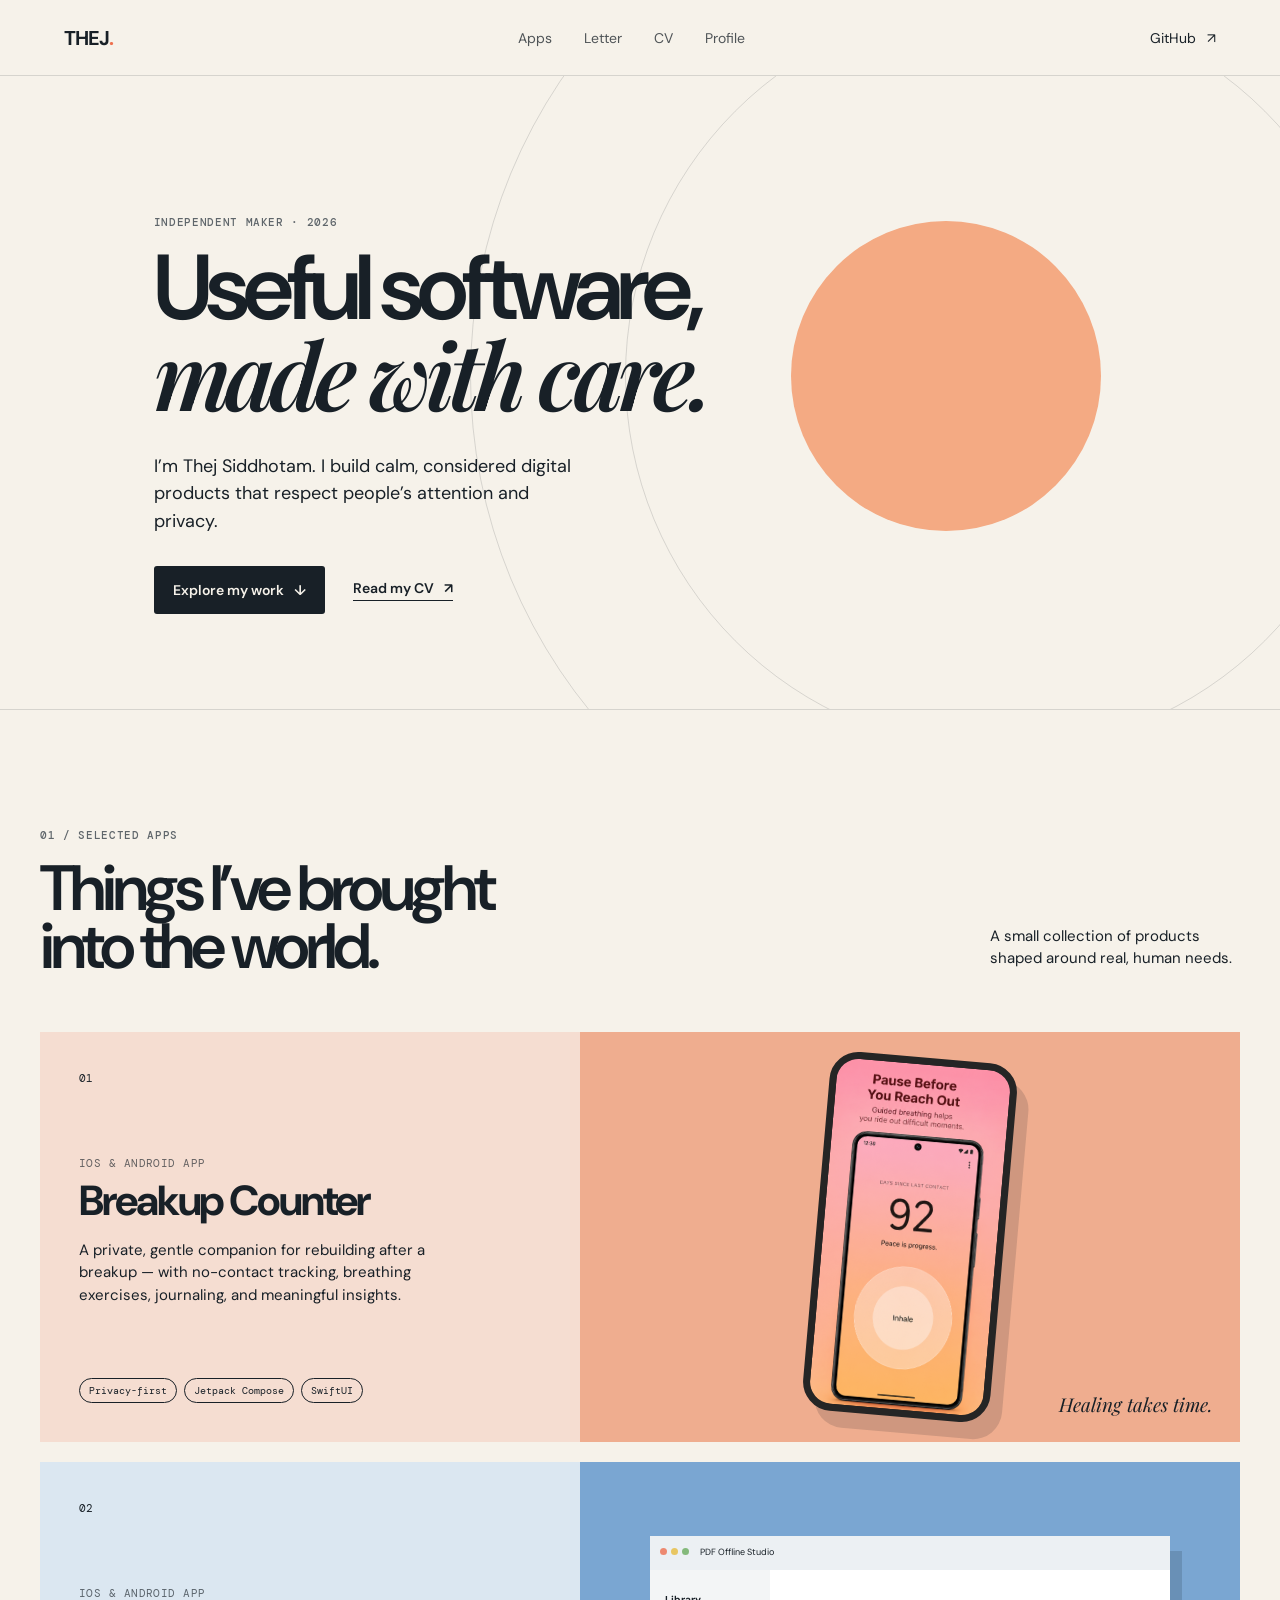
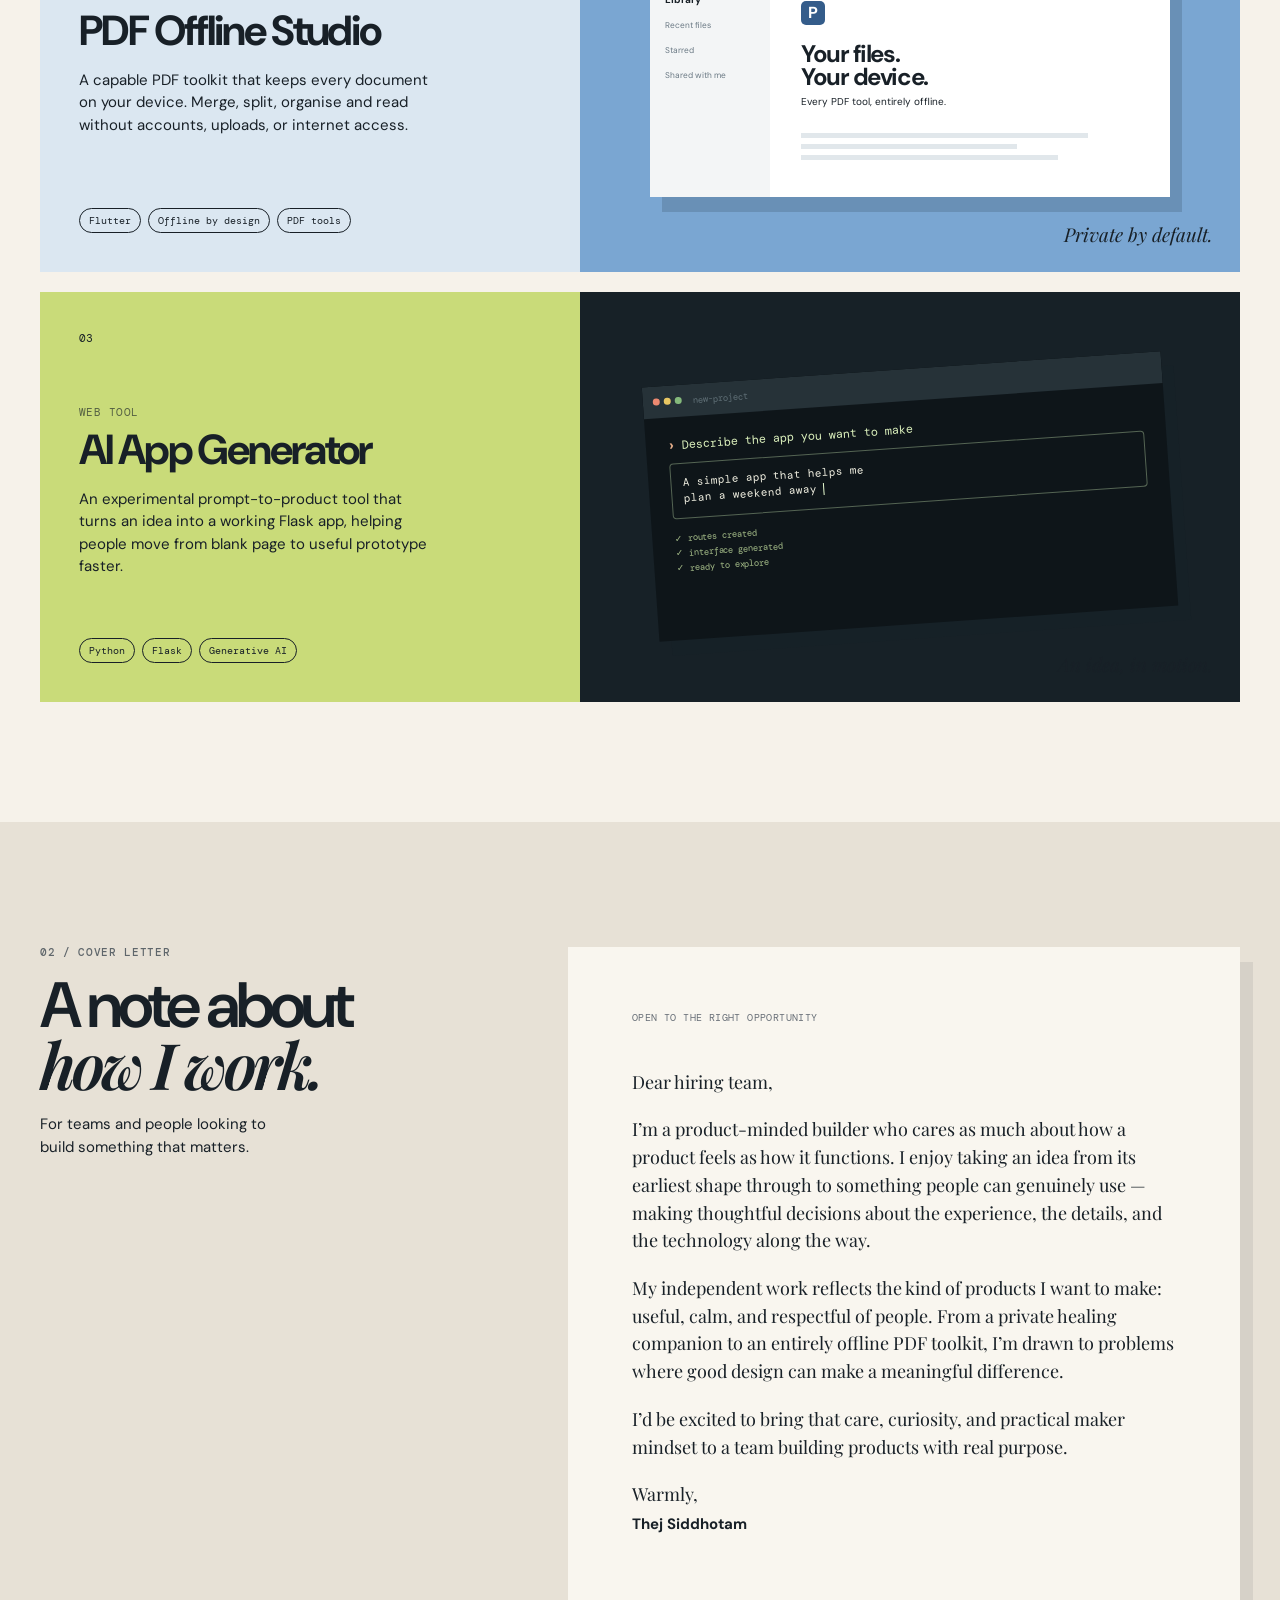
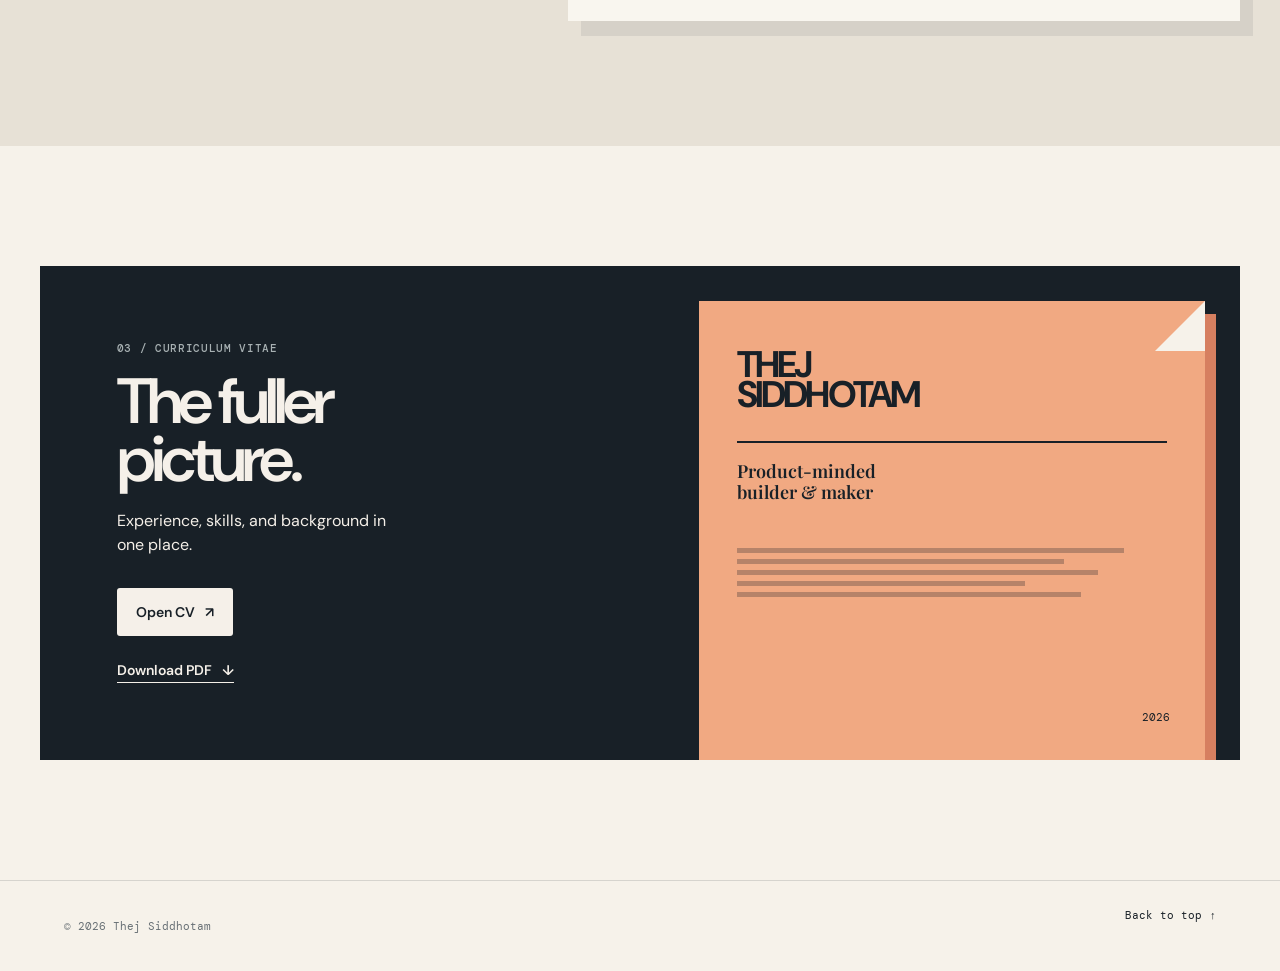
<file: index.html>
<!doctype html>
<html lang="en">
  <head>
    <meta charset="UTF-8" />
    <meta name="viewport" content="width=device-width, initial-scale=1.0" />
    <meta name="description" content="Thej Siddhotam — product-minded builder creating thoughtful, private-first apps." />
    <title>Thej Siddhotam — Selected work</title>
    <link rel="preconnect" href="https://fonts.googleapis.com" />
    <link rel="preconnect" href="https://fonts.gstatic.com" crossorigin />
    <link href="https://fonts.googleapis.com/css2?family=DM+Mono:wght@400;500&family=DM+Sans:opsz,wght@9..40,400;9..40,500;9..40,600;9..40,700&family=Playfair+Display:ital,wght@0,600;0,700;1,600&display=swap" rel="stylesheet" />
    <link rel="stylesheet" href="styles.css" />
  </head>
  <body>
    <header class="site-header">
      <a class="wordmark" href="#top">THEJ<span>.</span></a>
      <nav aria-label="Main navigation">
        <a href="#work">Apps</a>
        <a href="#letter">Letter</a>
        <a href="#cv">CV</a>
        <a href="profile.html">Profile</a>
      </nav>
      <a class="header-link" href="https://github.com/th3jlux" target="_blank" rel="noreferrer">GitHub <span>↗</span></a>
    </header>

    <main id="top">
      <section class="hero">
        <p class="eyebrow">Independent maker · 2026</p>
        <h1>Useful software,<br /><em>made with care.</em></h1>
        <p class="hero-copy">I’m Thej Siddhotam. I build calm, considered digital products that respect people’s attention and privacy.</p>
        <div class="hero-actions">
          <a class="button button-dark" href="#work">Explore my work <span>↓</span></a>
          <a class="text-link" href="#cv">Read my CV <span>↗</span></a>
        </div>
        <div class="hero-orbit orbit-one"></div>
        <div class="hero-orbit orbit-two"></div>
        <div class="hero-sun"></div>
      </section>

      <section id="work" class="work section-wrap">
        <div class="section-heading">
          <div>
            <p class="eyebrow">01 / Selected apps</p>
            <h2>Things I’ve brought<br />into the world.</h2>
          </div>
          <p class="section-note">A small collection of products shaped around real, human needs.</p>
        </div>

        <div class="app-list">
          <article class="app-card breakup-card">
            <div class="app-copy">
              <p class="app-number">01</p>
              <div>
                <p class="app-type">iOS & Android app</p>
                <h3>Breakup Counter</h3>
                <p class="app-description">A private, gentle companion for rebuilding after a breakup — with no-contact tracking, breathing exercises, journaling, and meaningful insights.</p>
              </div>
              <div class="tags"><span>Privacy-first</span><span>Jetpack Compose</span><span>SwiftUI</span></div>
            </div>
            <div class="device-stage warm-stage" aria-label="Breakup Counter app preview">
              <div class="phone phone-breakup"><img src="assets/breakup-counter.png" alt="Breakup Counter app screen" /></div>
              <div class="stage-label">Healing takes time.</div>
            </div>
          </article>

          <article class="app-card pdf-card">
            <div class="app-copy">
              <p class="app-number">02</p>
              <div>
                <p class="app-type">iOS & Android app</p>
                <h3>PDF Offline Studio</h3>
                <p class="app-description">A capable PDF toolkit that keeps every document on your device. Merge, split, organise and read without accounts, uploads, or internet access.</p>
              </div>
              <div class="tags"><span>Flutter</span><span>Offline by design</span><span>PDF tools</span></div>
            </div>
            <div class="device-stage blue-stage" aria-label="PDF Offline Studio preview">
              <div class="pdf-window">
                <div class="window-top"><i></i><i></i><i></i><span>PDF Offline Studio</span></div>
                <div class="pdf-sidebar"><b>Library</b><small>Recent files</small><small>Starred</small><small>Shared with me</small></div>
                <div class="pdf-page"><span class="mini-mark">P</span><h4>Your files.<br />Your device.</h4><p>Every PDF tool, entirely offline.</p><div class="file-lines"><i></i><i></i><i></i></div></div>
              </div>
              <div class="stage-label">Private by default.</div>
            </div>
          </article>

          <article class="app-card generator-card">
            <div class="app-copy">
              <p class="app-number">03</p>
              <div>
                <p class="app-type">Web tool</p>
                <h3>AI App Generator</h3>
                <p class="app-description">An experimental prompt-to-product tool that turns an idea into a working Flask app, helping people move from blank page to useful prototype faster.</p>
              </div>
              <div class="tags"><span>Python</span><span>Flask</span><span>Generative AI</span></div>
            </div>
            <div class="device-stage ink-stage" aria-label="AI App Generator preview">
              <div class="terminal-window"><div class="terminal-top"><i></i><i></i><i></i><span>new-project</span></div><p><b>›</b> Describe the app you want to make</p><div class="prompt">A simple app that helps me<br />plan a weekend away <span></span></div><div class="terminal-output"><small>✓ routes created</small><small>✓ interface generated</small><small>✓ ready to explore</small></div></div>
              <div class="stage-label">An idea, in motion.</div>
            </div>
          </article>
        </div>
      </section>

      <section id="letter" class="letter-section">
        <div class="section-wrap letter-grid">
          <div class="letter-intro"><p class="eyebrow">02 / Cover letter</p><h2>A note about<br /><em>how I work.</em></h2><p>For teams and people looking to build something that matters.</p></div>
          <article class="letter-paper">
            <p class="letter-date">Open to the right opportunity</p>
            <p>Dear hiring team,</p>
            <p>I’m a product-minded builder who cares as much about how a product feels as how it functions. I enjoy taking an idea from its earliest shape through to something people can genuinely use — making thoughtful decisions about the experience, the details, and the technology along the way.</p>
            <p>My independent work reflects the kind of products I want to make: useful, calm, and respectful of people. From a private healing companion to an entirely offline PDF toolkit, I’m drawn to problems where good design can make a meaningful difference.</p>
            <p>I’d be excited to bring that care, curiosity, and practical maker mindset to a team building products with real purpose.</p>
            <p>Warmly,<br /><strong>Thej Siddhotam</strong></p>
          </article>
        </div>
      </section>

      <section id="cv" class="cv-section section-wrap">
        <div class="cv-panel">
          <div class="cv-copy"><p class="eyebrow">03 / Curriculum vitae</p><h2>The fuller<br />picture.</h2><p>Experience, skills, and background in one place.</p><a class="button button-light" href="assets/CV-Thej-Siddhotam-2026.pdf" target="_blank" rel="noreferrer">Open CV <span>↗</span></a><a class="download-link" href="assets/CV-Thej-Siddhotam-2026.pdf" download>Download PDF <span>↓</span></a></div>
          <div class="cv-preview" aria-hidden="true"><div class="page-corner"></div><p class="cv-name">THEJ<br />SIDDHOTAM</p><div class="cv-rule"></div><p class="cv-role">Product-minded<br />builder & maker</p><div class="cv-lines"><i></i><i></i><i></i><i></i><i></i></div><p class="cv-year">2026</p></div>
        </div>
      </section>
    </main>

    <footer><p>© 2026 Thej Siddhotam</p><a href="#top">Back to top ↑</a></footer>
  </body>
</html>
</file>
<file: styles.css>
:root { --ink:#182027; --paper:#f6f2ea; --line:rgba(24,32,39,.14); --coral:#f4aa83; --blue:#b7d2ed; --lime:#cadc72; }
* { box-sizing:border-box; }
html { scroll-behavior:smooth; }
body { margin:0; color:var(--ink); background:var(--paper); font-family:"DM Sans",sans-serif; }
a { color:inherit; text-decoration:none; }
.site-header { height:76px; display:flex; align-items:center; justify-content:space-between; padding:0 clamp(24px,5vw,80px); border-bottom:1px solid var(--line); font-size:14px; }
.wordmark { font-weight:700; font-size:20px; letter-spacing:-1px; }.wordmark span { color:#ee704e; }.site-header nav { display:flex; gap:32px; }.site-header nav a { opacity:.75; }.site-header nav a:hover,.header-link:hover { opacity:1; }.header-link span,.button span,.text-link span,.download-link span { margin-left:7px; }
.hero { min-height:620px; padding:clamp(72px,11vw,155px) clamp(24px,12vw,200px) 95px; position:relative; overflow:hidden; border-bottom:1px solid var(--line); }.eyebrow { margin:0 0 19px; color:#5f666b; font:500 11px/1 "DM Mono",monospace; letter-spacing:.06em; text-transform:uppercase; }.hero h1,.section-heading h2,.letter-intro h2,.cv-copy h2 { position:relative; z-index:2; margin:0; letter-spacing:-.065em; font-size:clamp(50px,7.2vw,110px); line-height:.91; font-weight:600; }.hero h1 em,.letter-intro h2 em { font-family:"Playfair Display",serif; font-weight:600; }.hero-copy { position:relative; z-index:2; max-width:440px; margin:30px 0; font-size:18px; line-height:1.55; }.hero-actions { position:relative; z-index:2; display:flex; align-items:center; gap:28px; }.button { display:inline-block; padding:15px 19px; border-radius:3px; font-size:14px; font-weight:600; }.button-dark { color:var(--paper); background:var(--ink); }.text-link,.download-link { font-size:14px; font-weight:600; border-bottom:1px solid var(--ink); padding-bottom:3px; }.hero-sun { width:310px; height:310px; position:absolute; z-index:1; right:14%; top:145px; border-radius:50%; background:var(--coral); }.hero-orbit { position:absolute; border:1px solid rgba(24,32,39,.14); border-radius:50%; }.orbit-one { width:750px; height:750px; right:-95px; top:-75px; }.orbit-two { width:1060px; height:1060px; right:-250px; top:-230px; }
.section-wrap { width:min(1200px,calc(100% - 48px)); margin:auto; }.work { padding:120px 0; }.section-heading { display:flex; justify-content:space-between; align-items:end; margin-bottom:55px; }.section-heading h2,.letter-intro h2,.cv-copy h2 { font-size:clamp(38px,5vw,72px); }.section-note { max-width:250px; margin:0 0 7px; font-size:15px; line-height:1.45; }.app-list { display:grid; gap:20px; }.app-card { min-height:410px; display:grid; grid-template-columns:.9fr 1.1fr; overflow:hidden; }.app-copy { padding:39px; display:flex; flex-direction:column; justify-content:space-between; }.app-number { margin:0; font:11px "DM Mono",monospace; }.app-type { font:11px "DM Mono",monospace; text-transform:uppercase; letter-spacing:.04em; margin:0 0 10px; opacity:.65; }.app-card h3 { margin:0; letter-spacing:-.05em; font-size:42px; line-height:1; }.app-description { max-width:360px; margin:17px 0 0; line-height:1.5; font-size:15px; }.tags { display:flex; flex-wrap:wrap; gap:7px; }.tags span { border:1px solid currentColor; border-radius:100px; padding:5px 9px; font:10px "DM Mono",monospace; }.breakup-card { background:#f5ddd1; }.pdf-card { background:#dbe7f1; }.generator-card { background:#c9db79; }.device-stage { min-height:410px; display:flex; align-items:center; justify-content:center; position:relative; overflow:hidden; }.warm-stage { background:#efad8f; }.blue-stage { background:#7aa6d2; }.ink-stage { background:#172127; }.stage-label { position:absolute; bottom:25px; right:27px; font:italic 19px "Playfair Display",serif; }.phone { width:188px; height:360px; border:7px solid #252525; border-radius:29px; overflow:hidden; background:#111; box-shadow:13px 16px 0 rgba(24,32,39,.15); transform:rotate(5deg); }.phone img { width:100%; height:100%; object-fit:cover; object-position:top; }.pdf-window,.terminal-window { width:min(82%,520px); min-height:255px; overflow:hidden; box-shadow:12px 15px 0 rgba(24,32,39,.16); }.pdf-window { position:relative; display:grid; grid-template-columns:120px 1fr; grid-template-rows:34px 1fr; background:#fff; }.window-top,.terminal-top { grid-column:1/-1; padding:10px; background:#ecf0f3; font-size:9px; }.window-top i,.terminal-top i { display:inline-block; width:7px; height:7px; margin-right:4px; border-radius:50%; background:#ed8970; }.window-top i:nth-child(2),.terminal-top i:nth-child(2){background:#e8c662}.window-top i:nth-child(3),.terminal-top i:nth-child(3){background:#84b97b}.window-top span,.terminal-top span { margin-left:7px; }.pdf-sidebar { padding:23px 15px; background:#f3f5f6; font-size:10px; }.pdf-sidebar b,.pdf-sidebar small { display:block; margin-bottom:14px; }.pdf-sidebar small { color:#697883; }.pdf-page { padding:31px; }.mini-mark { display:grid; width:24px; height:24px; place-items:center; color:#fff; background:#345c8a; border-radius:5px; font-weight:bold; }.pdf-page h4 { margin:18px 0 7px; font-size:24px; letter-spacing:-.06em; line-height:.95; }.pdf-page p { margin:0; font-size:10px; }.file-lines { margin-top:25px; }.file-lines i,.cv-lines i { display:block; height:5px; margin:6px 0; background:#e1e7eb; }.file-lines i:nth-child(1){width:85%}.file-lines i:nth-child(2){width:64%}.file-lines i:nth-child(3){width:76%}.terminal-window { align-self:center; background:#0e1519; color:#dbf0bc; transform:rotate(-4deg); padding-bottom:24px; font-family:"DM Mono",monospace; }.terminal-top { color:#607077; background:#263238; }.terminal-window p { padding:20px 22px 10px; margin:0; font-size:12px; }.terminal-window b { color:#e5ae8b; }.prompt { margin:0 22px; padding:11px; border:1px solid #546453; border-radius:4px; color:#f0efe1; font-size:11px; line-height:1.45; }.prompt span { display:inline-block; height:12px; border-left:1px solid #e4f9cf; vertical-align:middle; animation:blink .9s infinite; }.terminal-output { padding:12px 22px 0; }.terminal-output small { display:block; color:#a5bd89; font-size:9px; line-height:1.7; }@keyframes blink { 50%{opacity:0;} }
.letter-section { background:#e7e1d6; padding:125px 0; }.letter-grid { display:grid; grid-template-columns:.8fr 1.2fr; gap:80px; align-items:start; }.letter-intro > p:last-child { max-width:250px; font-size:15px; line-height:1.5; }.letter-paper { padding:clamp(30px,5vw,65px); background:#f9f6ef; box-shadow:13px 15px 0 rgba(24,32,39,.08); font-family:"Playfair Display",serif; font-size:18px; line-height:1.54; }.letter-paper p { margin:0 0 20px; }.letter-paper .letter-date { font:10px "DM Mono",monospace; text-transform:uppercase; letter-spacing:.04em; color:#697078; margin-bottom:45px; }.letter-paper strong { font-family:"DM Sans",sans-serif; font-size:15px; }
.cv-section { padding:120px 0; }.cv-panel { display:grid; grid-template-columns:1fr .82fr; overflow:hidden; background:var(--ink); color:#f5f0e9; }.cv-copy { padding:clamp(40px,6vw,82px); }.cv-copy .eyebrow { color:#a8b1b3; }.cv-copy h2 { margin-bottom:20px; }.cv-copy > p:not(.eyebrow) { max-width:280px; line-height:1.5; }.button-light { margin-top:15px; background:#f5f0e9; color:var(--ink); }.download-link { display:block; width:max-content; margin-top:25px; border-color:#f5f0e9; color:#f5f0e9; }.cv-preview { position:relative; min-height:440px; margin:35px 35px 0 0; padding:48px 38px; background:#f1a982; color:var(--ink); box-shadow:11px 13px 0 #d67f60; }.page-corner { width:50px; height:50px; position:absolute; top:0; right:0; border-style:solid; border-width:0 0 50px 50px; border-color:transparent transparent #f6f2ea transparent; }.cv-name { margin:0; font-size:37px; letter-spacing:-.08em; line-height:.83; font-weight:700; }.cv-rule { width:100%; border-top:2px solid var(--ink); margin:31px 0 16px; }.cv-role { font:600 18px/1.15 "Playfair Display",serif; }.cv-lines { margin-top:45px; }.cv-lines i { background:rgba(24,32,39,.27); }.cv-lines i:nth-child(1){width:90%}.cv-lines i:nth-child(2){width:76%}.cv-lines i:nth-child(3){width:84%}.cv-lines i:nth-child(4){width:67%}.cv-lines i:nth-child(5){width:80%}.cv-year { position:absolute; bottom:25px; right:35px; font:11px "DM Mono",monospace; }footer { display:flex; justify-content:space-between; padding:27px clamp(24px,5vw,80px); border-top:1px solid var(--line); color:#687075; font:11px "DM Mono",monospace; }footer a { color:var(--ink); }
@media (max-width:760px) { .site-header nav { display:none; }.header-link { font-size:12px; }.hero { min-height:610px; padding-top:95px; }.hero-sun { width:215px; height:215px; right:-38px; top:195px; opacity:.85; }.orbit-one { width:520px; height:520px; right:-200px; top:35px; }.orbit-two { display:none; }.section-heading,.letter-grid,.cv-panel,.app-card { grid-template-columns:1fr; display:grid; }.section-heading { gap:20px; }.app-copy { min-height:350px; }.device-stage { min-height:330px; }.app-card h3 { font-size:36px; }.letter-grid { gap:35px; }.letter-section { padding:82px 0; }.cv-preview { min-height:360px; margin:0 24px 24px; }.cv-section,.work { padding:80px 0; } }
</file>
